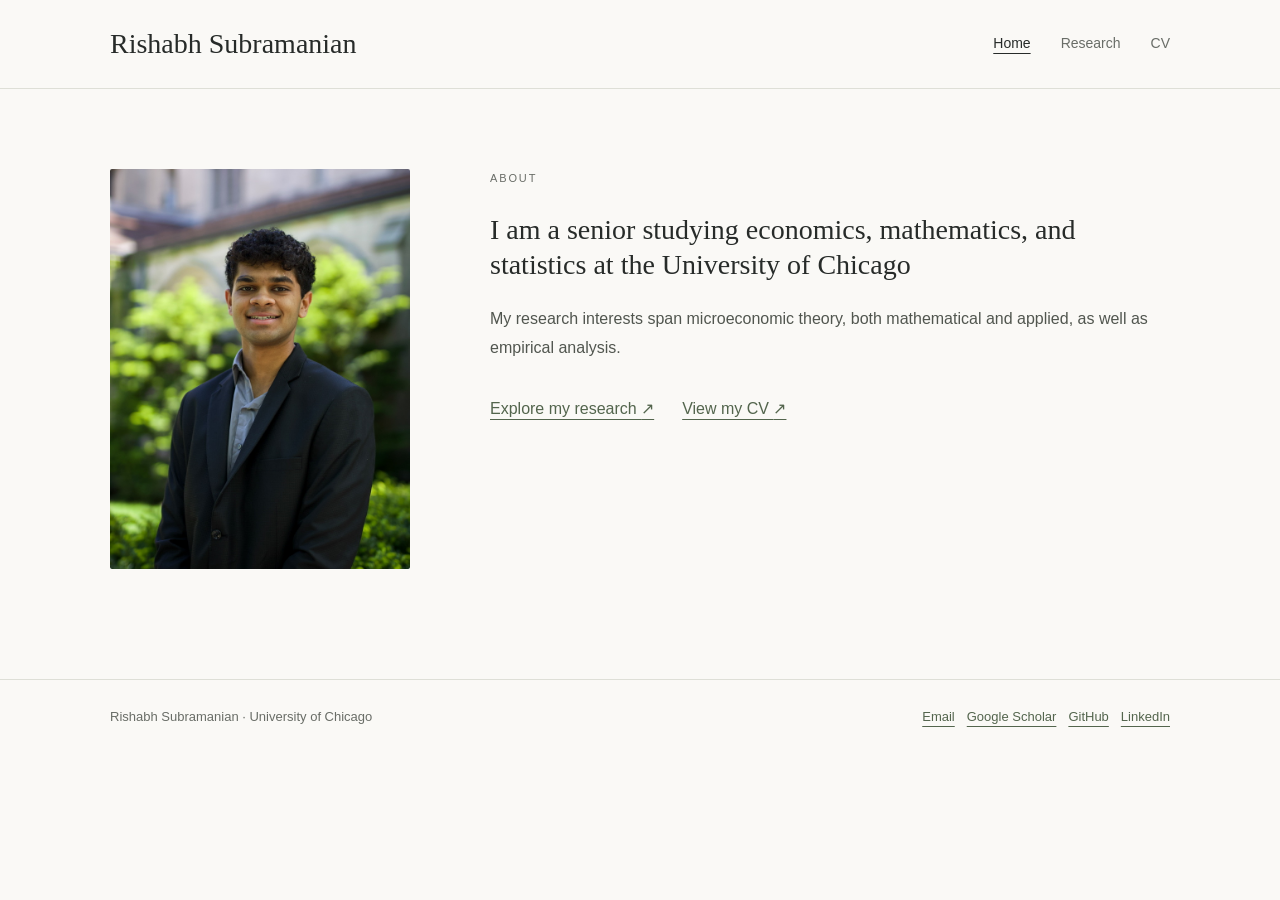
<file: index.html>
<!doctype html>
<html lang="en">
<head>
  <meta charset="utf-8">
  <meta name="viewport" content="width=device-width, initial-scale=1">
  <meta name="description" content="Rishabh Subramanian — economics and mathematics at the University of Chicago. Research and curriculum vitae.">
  <title>Home | Rishabh Subramanian</title>
  <link rel="stylesheet" href="/style.css">
  <link rel="icon" type="image/svg+xml" href="/favicon.svg">
</head>
<body>
  <a class="skip-link" href="#main">Skip to content</a>
  <header class="site-header">
    <div class="container header-inner">
      <a class="wordmark" href="/">Rishabh Subramanian</a>
      <nav aria-label="Main navigation"><a href="/" aria-current="page">Home</a><a href="/research/">Research</a><a href="/cv.pdf">CV</a></nav>
    </div>
  </header>
  <main id="main" class="container">
    <div class="home">
      <figure>
        <img class="portrait" src="portrait.jpeg" alt="Rishabh Subramanian" width="600" height="400">
      </figure>
      <section class="intro" aria-labelledby="about-title">
        <p class="eyebrow">About</p>
        <h2 id="about-title">I am a senior studying economics, mathematics, and statistics at the University of Chicago</h2>
        <p>My research interests span microeconomic theory, both mathematical and applied, as well as empirical analysis.</p>
        <div class="page-links">
          <a href="/research/">Explore my research <span aria-hidden="true">↗</span></a>
          <a href="/cv.pdf">View my CV <span aria-hidden="true">↗</span></a>
        </div>
      </section>
    </div>
  </main>
  <footer class="site-footer">
    <div class="container footer-inner">
      <p>Rishabh Subramanian · University of Chicago</p>

      <div class="footer-links">
        <a href="mailto:rishabhs@uchicago.edu">Email</a>
        <a href="https://scholar.google.com/citations?user=x4bt2sMAAAAJ&hl=en">Google Scholar</a>
        <a href="https://github.com/RishabhSubramanian">GitHub</a>
        <a href="https://www.linkedin.com/in/rishabh-subramanian-816322282/">LinkedIn</a>
      </div>
    </div>
  </footer>
</body>
</html>
</file>
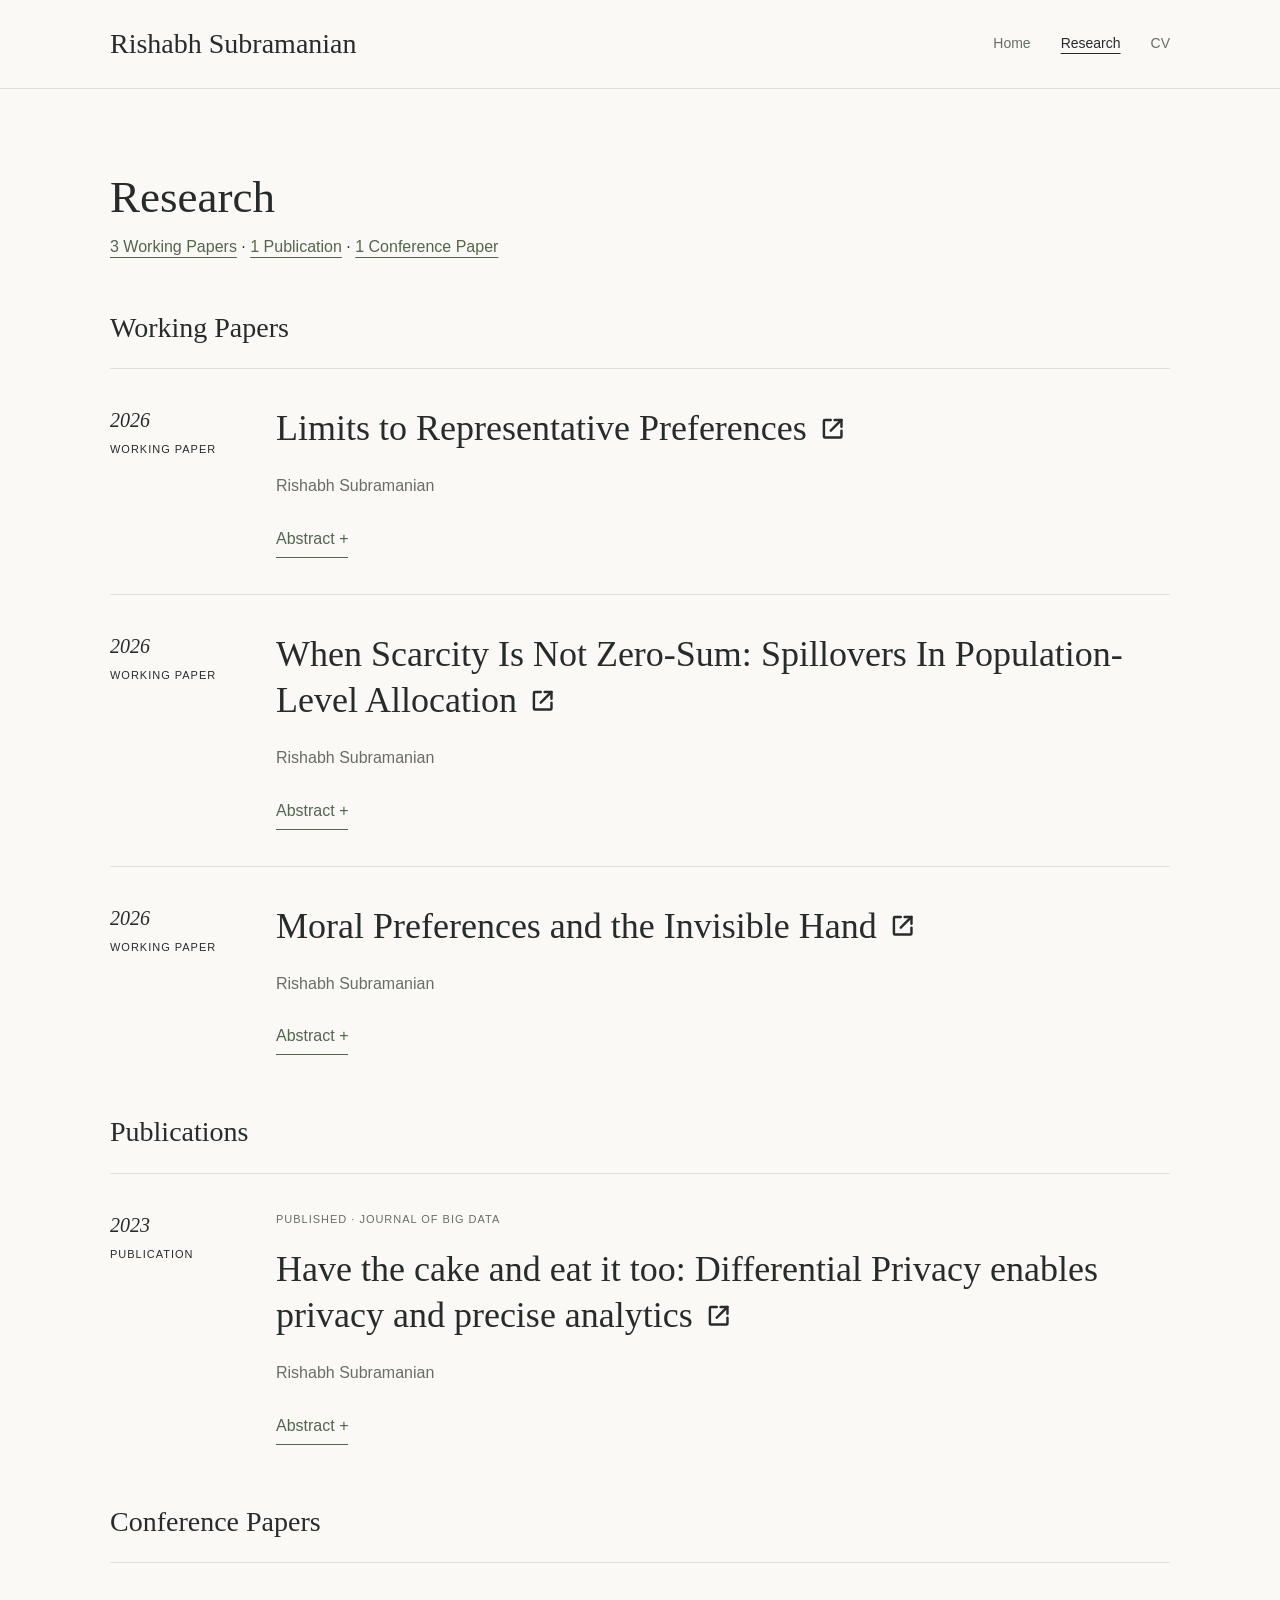
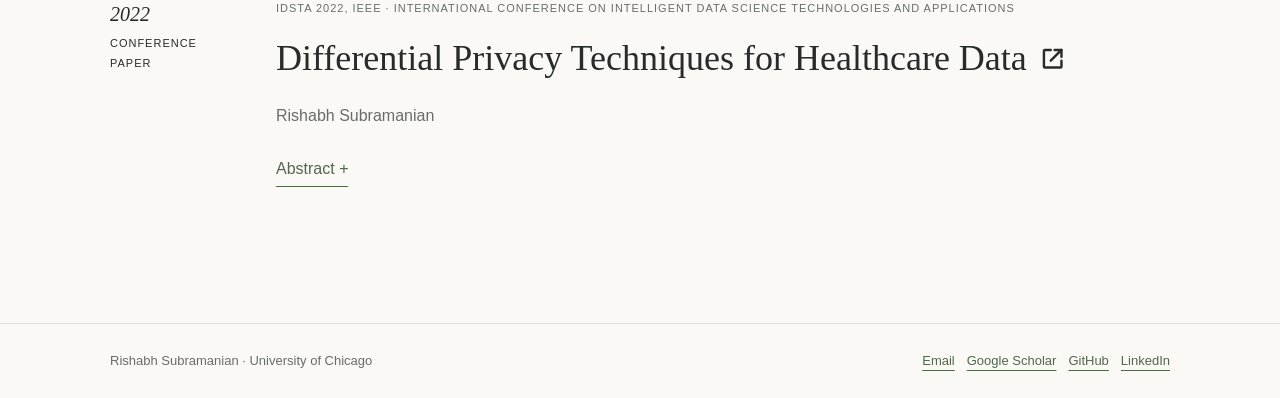
<file: research/index.html>
<!doctype html>
<html lang="en">
<head>
  <meta charset="utf-8">
  <meta name="viewport" content="width=device-width, initial-scale=1">
  <meta name="description" content="Rishabh Subramanian — economics and mathematics at the University of Chicago. Research and curriculum vitae.">
  <title>Research | Rishabh Subramanian</title>
  <link rel="stylesheet" href="/style.css">
  <link rel="icon" type="image/svg+xml" href="/favicon.svg">
</head>
<body>
  <a class="skip-link" href="#main">Skip to content</a>
  <header class="site-header">
    <div class="container header-inner">
      <a class="wordmark" href="/">Rishabh Subramanian</a>
      <nav aria-label="Main navigation"><a href="/">Home</a><a href="/research/" aria-current="page">Research</a><a href="/cv.pdf">CV</a></nav>
    </div>
  </header>
  <main id="main" class="container">
    <section class="narrow" aria-labelledby="research-title">
      <h1 id="research-title">Research</h1>
      <p class="research-summary">
        <a href="#working-papers">3 Working Papers</a> &middot;
        <a href="#publications">1 Publication</a> &middot;
        <a href="#conference-papers">1 Conference Paper</a>
      </p>

      <h2 id="working-papers" class="research-heading">Working Papers</h2>
      <article class="paper">
        <div class="paper-meta">
          <span class="paper-year">2026</span>
          <span class="paper-type">Working paper</span>
        </div>
        <div class="paper-content">
          <!-- <p class="paper-status"></p> -->
          <h2 class="paper-title">
            <a href="/research/papers/Limits to Representative Preferences.pdf" aria-label="Limits to Representative Preferences (PDF)">
              Limits to Representative Preferences <svg class="paper-icon" viewBox="0 0 24 24"
                  fill="none" stroke="currentColor" stroke-width="2.5"
                  stroke-linecap="round" stroke-linejoin="round"
                  aria-hidden="true" focusable="false">
                <path d="M14 3h7v7"/>
                <path d="M10 14 21 3"/>
                <path d="M21 14v6a1 1 0 0 1-1 1H4a1 1 0 0 1-1-1V4a1 1 0 0 1 1-1h6"/>
              </svg></a></h2>
          <p class="paper-authors">Rishabh Subramanian</p>
          <details class="paper-details">
            <summary>Abstract</summary>
            <div class="paper-abstract">
              <p>
                Your abstract goes here.
              </p>
            </div>
          </details>
        </div>
      </article>

      <article class="paper">
        <div class="paper-meta">
          <span class="paper-year">2026</span>
          <span class="paper-type">Working paper</span>
        </div>
        <div class="paper-content">
          <!-- <p class="paper-status"></p> -->
          <h2 class="paper-title">
            <a href="/research/papers/When Scarcity Is Not Zero-Sum.pdf" aria-label="When Scarcity Is Not Zero-Sum: Spillovers In Population-Level Allocation (PDF)">
              When Scarcity Is Not Zero-Sum: Spillovers In Population-Level Allocation <svg class="paper-icon" viewBox="0 0 24 24"
                  fill="none" stroke="currentColor" stroke-width="2.5"
                  stroke-linecap="round" stroke-linejoin="round"
                  aria-hidden="true" focusable="false">
                <path d="M14 3h7v7"/>
                <path d="M10 14 21 3"/>
                <path d="M21 14v6a1 1 0 0 1-1 1H4a1 1 0 0 1-1-1V4a1 1 0 0 1 1-1h6"/>
              </svg></a></h2>
          <p class="paper-authors">Rishabh Subramanian</p>
          <details class="paper-details">
            <summary>Abstract</summary>
            <div class="paper-abstract">
              <p>
                Your abstract goes here.
              </p>
            </div>
          </details>
        </div>
      </article>

      <article class="paper">
        <div class="paper-meta">
          <span class="paper-year">2026</span>
          <span class="paper-type">Working paper</span>
        </div>
        <div class="paper-content">
          <!-- <p class="paper-status"></p> -->
          <h2 class="paper-title">
            <a href="/research/papers/Moral Preferences and the Invisible Hand.pdf" aria-label="Moral Preferences and the Invisible Hand (PDF)">
              Moral Preferences and the Invisible Hand <svg class="paper-icon" viewBox="0 0 24 24"
                  fill="none" stroke="currentColor" stroke-width="2.5"
                  stroke-linecap="round" stroke-linejoin="round"
                  aria-hidden="true" focusable="false">
                <path d="M14 3h7v7"/>
                <path d="M10 14 21 3"/>
                <path d="M21 14v6a1 1 0 0 1-1 1H4a1 1 0 0 1-1-1V4a1 1 0 0 1 1-1h6"/>
              </svg></a></h2>
          <p class="paper-authors">Rishabh Subramanian</p>  
          <details class="paper-details">
            <summary>Abstract</summary>
            <div class="paper-abstract">
              <p>
                I study the efficiency of firms' production decisions when these decisions generate costs for consumers with moral concerns. Specifically, I study firms' choices between ethical and unethical production regimes when compared to an efficient benchmark. Firms only observe consumers' behavioral responses to moral concern, i.e., the change in their demand, while the efficient benchmark would value the level of moral harm itself. Two economies that differ in their level of moral harm faced by consumers may induce the same regime choice by firms even when the efficient benchmark would differ. I show that this leads to firms generically making inefficient regime choices when consumers display intermediate levels of moral concern, while they choose efficiently for high and low levels of moral concern. When moral concern rises, demand can become less elastic, letting firms generate greater markups in the unethical regime, which causes firms to persist with unethical production even when inefficient. In contrast, if the fall in demand due to increased moral concern is high enough, firms may choose to produce ethically even when the cost saving from unethical production makes switching to ethical production inefficient. A corrective Pigouvian tax or subsidy can restore efficiency in principle, but its rate cannot be identified from market data alone.
              </p>
            </div>
          </details>
        </div>
      </article>

      <h2 id="publications" class="research-heading">Publications</h2>
      <article class="paper">
        <div class="paper-meta">
          <span class="paper-year">2023</span>
          <span class="paper-type">Publication</span>
        </div>
        <div class="paper-content">
          <p class="paper-status">Published · Journal of Big Data</p>
          <h2 class="paper-title">
            <a href="/research/papers/Have the cake and eat it too.pdf" aria-label="Have the cake and eat it too: Differential Privacy enables privacy and precise analytics (PDF)">
              Have the cake and eat it too: Differential Privacy enables privacy and precise analytics <svg class="paper-icon" viewBox="0 0 24 24"
                  fill="none" stroke="currentColor" stroke-width="2.5"
                  stroke-linecap="round" stroke-linejoin="round"
                  aria-hidden="true" focusable="false">
                <path d="M14 3h7v7"/>
                <path d="M10 14 21 3"/>
                <path d="M21 14v6a1 1 0 0 1-1 1H4a1 1 0 0 1-1-1V4a1 1 0 0 1 1-1h6"/>
              </svg></a></h2>
          <p class="paper-authors">Rishabh Subramanian</p>
          <details class="paper-details">
            <summary>Abstract</summary>
            <div class="paper-abstract">
              <p>
                Existing research in differential privacy, whose applications have exploded across functional areas in the last few years, describes an intrinsic trade-off between the privacy of a dataset and its utility for analytics. Resolving this trade-off critically impacts potential applications of differential privacy to protect privacy in datasets even while enabling analytics using them. In contrast to the existing literature, this paper shows how differential privacy can be employed to precisely—not approximately—retrieve the analytics on the original dataset. We examine, conceptually and empirically, the impact of noise addition on the quality of data analytics. We show that the accuracy of analytics following noise addition increases with the privacy budget and the variance of the independent variable. Also, the accuracy of analytics following noise addition increases disproportionately with an increase in the privacy budget when the variance of the independent variable is greater. Using actual data to which we add Laplace noise, we provide evidence supporting these two predictions. We then demonstrate our central thesis that, once the privacy budget employed for differential privacy is declared and certain conditions for noise addition are satisfied, the slope parameters in the original dataset can be accurately retrieved using the estimates in the modified dataset of the variance of the independent variable and the slope parameter. Thus, differential privacy can enable robust privacy as well as precise data analytics.
              </p>
            </div>
          </details>
        </div>
      </article>

      <h2 id="conference-papers" class="research-heading">Conference Papers</h2>
      <article class="paper">
        <div class="paper-meta">
          <span class="paper-year">2022</span>
          <span class="paper-type">Conference paper</span>
        </div>
        <div class="paper-content">
          <p class="paper-status">IDSTA 2022, IEEE · International Conference on Intelligent Data Science Technologies and Applications</p>
          <h2 class="paper-title">
            <a href="/research/papers/Differential Privacy Techniques for Healthcare Data.pdf" aria-label="Differential Privacy Techniques for Healthcare Data (PDF)">
              Differential Privacy Techniques for Healthcare Data <svg class="paper-icon" viewBox="0 0 24 24"
                  fill="none" stroke="currentColor" stroke-width="2.5"
                  stroke-linecap="round" stroke-linejoin="round"
                  aria-hidden="true" focusable="false">
                <path d="M14 3h7v7"/>
                <path d="M10 14 21 3"/>
                <path d="M21 14v6a1 1 0 0 1-1 1H4a1 1 0 0 1-1-1V4a1 1 0 0 1 1-1h6"/>
              </svg></a></h2>
          <p class="paper-authors">Rishabh Subramanian</p>
          <details class="paper-details">
            <summary>Abstract</summary>
            <div class="paper-abstract">
              <p>
                This paper analyzes techniques to enable differential privacy by adding Laplace noise to healthcare data. First, as healthcare data contain natural constraints for data to take only integral values, we show that drawing only integral values does not provide differential privacy. In contrast, rounding randomly drawn values to the nearest integer provides differential privacy. Second, when a variable is constructed using two other variables, noise must be added to only one of them. Third, if the constructed variable is a fraction, then noise must be added to its constituent private variables, and not to the fraction directly. Fourth, the accuracy of analytics following noise addition increases with the privacy budget, ϵ, and the variance of the independent variable. Finally, the accuracy of analytics following noise addition increases disproportionately with an increase in the privacy budget when the variance of the independent variable is greater. Using actual healthcare data, we provide evidence supporting the two predictions on the accuracy of data analytics. Crucially, to enable accuracy of data analytics with differential privacy, we derive a relationship to extract the slope parameter in the original dataset using the slope parameter in the noisy dataset.
              </p>
            </div>
          </details>
        </div>
      </article>

    </section>
  </main>
  <footer class="site-footer">
    <div class="container footer-inner">
      <p>Rishabh Subramanian · University of Chicago</p>
    
      <div class="footer-links">
        <a href="mailto:rishabhs@uchicago.edu">Email</a>
        <a href="https://scholar.google.com/citations?user=x4bt2sMAAAAJ&hl=en">Google Scholar</a>
        <a href="https://github.com/RishabhSubramanian">GitHub</a>
        <a href="https://www.linkedin.com/in/rishabh-subramanian-816322282/">LinkedIn</a>
      </div>
    </div>
  </footer>
</body>
</html>
</file>
<file: style.css>
* { box-sizing: border-box; }
:root { --paper: #faf9f6; --ink: #272b29; --muted: #696d67; --line: #dedfd7; --accent: #53654d; }
body { margin: 0; background: var(--paper); color: var(--ink); font-family: Arial, sans-serif; font-size: 16px; line-height: 1.8; }
a { color: var(--accent); text-underline-offset: 5px; }
a:hover { color: var(--ink); }
a:focus-visible { outline: 2px solid var(--accent); outline-offset: 6px; }
.container { width: min(1060px, calc(100% - 48px)); margin-inline: auto; }
.site-header { border-bottom: 1px solid var(--line); }
.header-inner { display: flex; align-items: center; justify-content: space-between; gap: 32px; padding-block: 28px; }
.wordmark { font: 28px Georgia, serif; color: var(--ink); text-decoration: none; }
nav { display: flex; gap: 30px; }
nav a { font-size: 14px; color: var(--muted); text-decoration: none; }
nav a[aria-current="page"] { color: var(--ink); text-decoration: underline; }
main { min-height: 65vh; padding-block: 80px 100px; }
.home { display: grid; grid-template-columns: 300px 1fr; gap: 80px; align-items: start; }
figure { margin: 0; }
.portrait, .portrait-placeholder { width: 100%; aspect-ratio: 4 / 5; object-fit: cover; border-radius: 2px; }
.portrait-placeholder { display: grid; place-items: center; background: #e9e9e1; color: #7a8273; font: 64px Georgia, serif; }
figcaption { color: var(--muted); font-size: 12px; margin-top: 10px; }
.eyebrow { margin: 0 0 20px; color: var(--muted); font-size: 11px; letter-spacing: .17em; text-transform: uppercase; }
h1, h2, h3 { font-family: Georgia, serif; font-weight: 400; line-height: 1.25; }
h1 { font-size: clamp(32px, 4vw, 45px); margin: 0 0 28px; }
h2 { font-size: 28px; }
h3 { font-size: 25px; margin: 0 0 14px; }
p { margin: 0 0 20px; }
.intro p:not(.eyebrow) { color: #51564f; }
.page-links { display: flex; flex-wrap: wrap; gap: 28px; margin-top: 32px; }
.narrow { max-width: 760px; }
.paper { display: grid; grid-template-columns: 130px minmax(0, 1fr); gap: 36px; padding: 36px 0; border-top: 1px solid var(--line); }
.paper-meta { display: flex; flex-direction: column; align-items: flex-start; gap: 8px; padding-top: 4px; }
.paper-year { font: italic 20px Georgia, serif; }
.paper-type,
.paper-status { font-size: 11px; letter-spacing: 0.09em; text-transform: uppercase; }
.paper-type { color: var(--ink); }
.paper-status { margin: 0 0 16px; color: var(--muted); }
.paper-title { margin: 0 0 20px; font-size: clamp(26px, 3vw, 36px); line-height: 1.3; }
.paper-authors { margin: 0 0 24px; color: var(--muted); }
.paper-details summary { display: inline-block; color: var(--accent); cursor: pointer; list-style: none; border-bottom: 1px solid currentColor; padding-bottom: 3px; }
.paper-details summary::-webkit-details-marker { display: none; }
.paper-details summary::after { content: " +"; }
.paper-details[open] summary::after { content: " −"; }
.paper-abstract { margin-top: 22px; }
.paper-abstract p { margin: 0 0 18px; }
@media (max-width: 600px) { .paper { grid-template-columns: 1fr; gap: 16px; } .paper-meta { flex-direction: row; align-items: baseline; gap: 16px; } }
.site-footer { border-top: 1px solid var(--line); padding-block: 25px; color: var(--muted); font-size: 13px; }
.footer-inner { display: flex; justify-content: space-between; gap: 20px; }
.site-footer p { margin: 0; }
.skip-link { position: absolute; left: 24px; top: -100px; background: var(--paper); padding: 10px; }
.skip-link:focus { top: 8px; }
@media (max-width: 760px) { .header-inner { align-items: flex-start; flex-direction: column; gap: 18px; } main { padding-block: 44px 64px; } .home { grid-template-columns: 1fr; gap: 36px; } figure { max-width: 280px; } .footer-inner { flex-direction: column; gap: 6px; } }
.footer-links { display: flex; justify-content: flex-end; flex-wrap: wrap; gap: 12px; margin-left: auto; }
section[aria-labelledby="research-title"] { width: 100%; max-width: none; }
#research-title { margin-bottom: 0.5rem; }
.research-summary { margin-top: 0; margin-bottom: 0; }
.research-summary + .research-heading { margin-top: 3rem; }
.paper-links { margin: 0.75rem 0; }
.paper-links + .paper-details { margin-top: 0; }
.paper-title a { color: inherit; text-decoration: none; border-bottom: none; }
.paper-title a:hover,
.paper-title a:focus-visible { text-decoration: underline; text-decoration-thickness: 1px; text-underline-offset: 0.15em; }
.paper-icon { display: inline-block; width: 0.65em; height: 0.65em; margin-left: 0.15em; vertical-align: baseline; color: inherit; }
</file>
